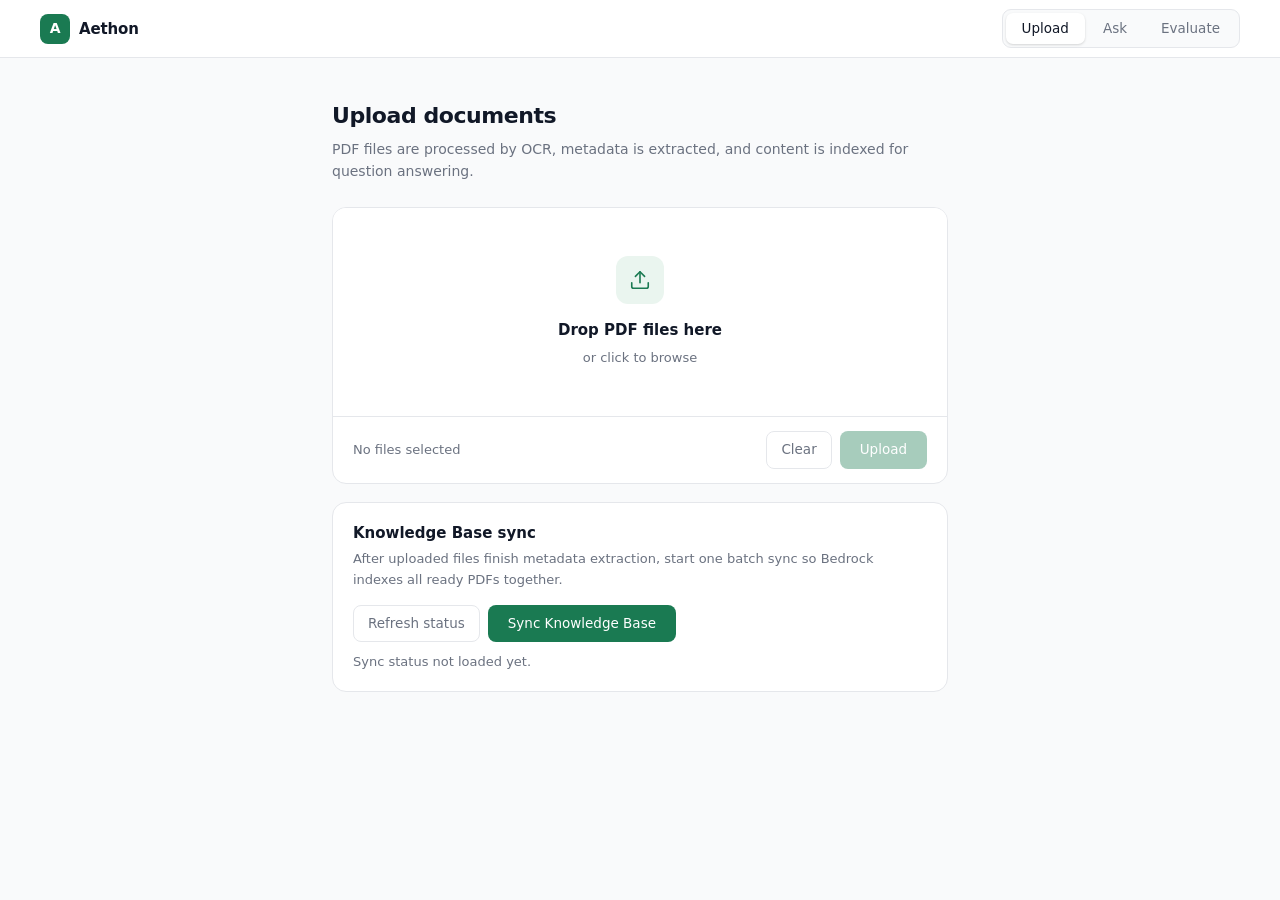
<file: Frontend/index.html>
<!doctype html>
<html lang="en">
  <head>
    <meta charset="utf-8">
    <meta name="viewport" content="width=device-width, initial-scale=1">
    <title>Aethon · Upload</title>
    <link rel="stylesheet" href="styles.css">
    <script src="config.js" defer></script>
    <script src="app.js" defer></script>
  </head>
  <body data-page="upload">
    <header class="topbar">
      <a class="brand" href="index.html" aria-label="Aethon home">
        <span class="brand-mark">A</span>
        <span class="brand-name">Aethon</span>
      </a>
      <nav class="nav" aria-label="Primary">
        <a class="nav-link active" href="index.html">Upload</a>
        <a class="nav-link" href="chat.html">Ask</a>
        <a class="nav-link" href="eval.html">Evaluate</a>
      </nav>
    </header>

    <main class="page upload-page">
      <div class="page-header">
        <h1>Upload documents</h1>
        <p class="page-desc">PDF files are processed by OCR, metadata is extracted, and content is indexed for question answering.</p>
      </div>

      <div class="card">
        <label class="dropzone" id="dropzone">
          <input id="fileInput" type="file" multiple accept=".pdf">
          <div class="drop-icon">
            <svg width="22" height="22" viewBox="0 0 24 24" fill="none" stroke="currentColor" stroke-width="1.75" stroke-linecap="round" stroke-linejoin="round">
              <path d="M21 15v4a2 2 0 0 1-2 2H5a2 2 0 0 1-2-2v-4"/>
              <polyline points="17 8 12 3 7 8"/>
              <line x1="12" y1="3" x2="12" y2="15"/>
            </svg>
          </div>
          <span class="drop-title">Drop PDF files here</span>
          <span class="drop-hint">or click to browse</span>
        </label>

        <div class="file-list" id="fileList" aria-live="polite"></div>

        <div class="upload-footer">
          <span class="status-line" id="uploadStatus">No files selected</span>
          <div class="upload-actions">
            <button class="btn-ghost" id="clearUploadsButton" type="button">Clear</button>
            <button class="btn-primary" id="uploadButton" type="button" disabled>Upload</button>
          </div>
        </div>
      </div>

      <div class="card sync-card">
        <div class="sync-copy">
          <h2>Knowledge Base sync</h2>
          <p>After uploaded files finish metadata extraction, start one batch sync so Bedrock indexes all ready PDFs together.</p>
        </div>
        <div class="sync-actions">
          <button class="btn-ghost" id="refreshSyncButton" type="button">Refresh status</button>
          <button class="btn-primary" id="syncButton" type="button">Sync Knowledge Base</button>
        </div>
        <div class="sync-status" id="syncStatus">Sync status not loaded yet.</div>
      </div>
    </main>
  </body>
</html>
</file>
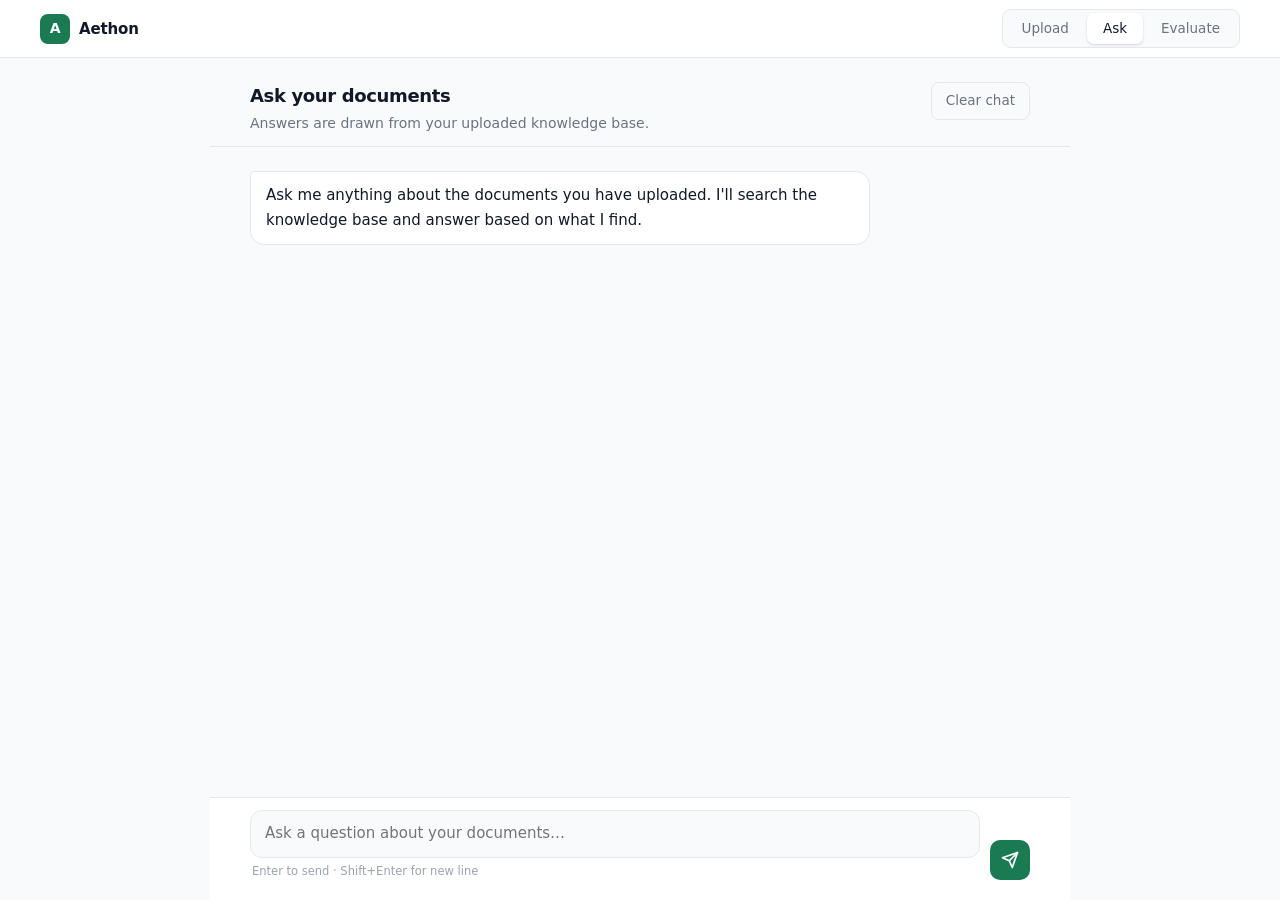
<file: Frontend/chat.html>
<!doctype html>
<html lang="en">
  <head>
    <meta charset="utf-8">
    <meta name="viewport" content="width=device-width, initial-scale=1">
    <title>Aethon · Ask</title>
    <link rel="stylesheet" href="styles.css">
    <script src="config.js" defer></script>
    <script src="app.js" defer></script>
  </head>
  <body data-page="chat">
    <header class="topbar">
      <a class="brand" href="index.html" aria-label="Aethon home">
        <span class="brand-mark">A</span>
        <span class="brand-name">Aethon</span>
      </a>
      <nav class="nav" aria-label="Primary">
        <a class="nav-link" href="index.html">Upload</a>
        <a class="nav-link active" href="chat.html">Ask</a>
        <a class="nav-link" href="eval.html">Evaluate</a>
      </nav>
    </header>

    <div class="chat-layout">
      <div class="chat-header">
        <div>
          <h1>Ask your documents</h1>
          <p class="page-desc">Answers are drawn from your uploaded knowledge base.</p>
        </div>
        <button class="btn-ghost" id="clearChatButton" type="button">Clear chat</button>
      </div>

      <div class="messages" id="messages" aria-live="polite">
        <div class="message assistant">
          <div class="message-bubble">
            <p>Ask me anything about the documents you have uploaded. I'll search the knowledge base and answer based on what I find.</p>
          </div>
        </div>
      </div>

      <form class="composer" id="questionForm">
        <label class="sr-only" for="questionInput">Your question</label>
        <div class="composer-wrap">
          <textarea id="questionInput" rows="1" placeholder="Ask a question about your documents…"></textarea>
          <span class="composer-hint">Enter to send · Shift+Enter for new line</span>
        </div>
        <button class="btn-send" id="askButton" type="submit" aria-label="Send question">
          <svg width="18" height="18" viewBox="0 0 24 24" fill="none" stroke="currentColor" stroke-width="2.25" stroke-linecap="round" stroke-linejoin="round">
            <line x1="22" y1="2" x2="11" y2="13"/>
            <polygon points="22 2 15 22 11 13 2 9 22 2"/>
          </svg>
        </button>
      </form>
    </div>
  </body>
</html>
</file>
<file: Frontend/styles.css>
:root {
  --ink: #111827;
  --muted: #6b7280;
  --subtle: #9ca3af;
  --line: #e5e7eb;
  --bg: #f9fafb;
  --surface: #ffffff;
  --brand: #1a7a52;
  --brand-light: #eaf5ef;
  --brand-dark: #145c3d;
  --danger: #dc2626;
  --danger-light: #fee2e2;
  --topbar-h: 58px;
}

*, *::before, *::after { box-sizing: border-box; }

body {
  margin: 0;
  color: var(--ink);
  background: var(--bg);
  font-family: Inter, ui-sans-serif, system-ui, -apple-system, BlinkMacSystemFont, "Segoe UI", sans-serif;
  font-size: 15px;
  line-height: 1.6;
  -webkit-font-smoothing: antialiased;
}

button, input, textarea { font: inherit; }
a { color: inherit; text-decoration: none; }
h1, h2, p { margin: 0; }

/* ── Topbar ────────────────────────────────────── */

.topbar {
  position: sticky;
  top: 0;
  z-index: 100;
  height: var(--topbar-h);
  display: flex;
  align-items: center;
  justify-content: space-between;
  padding: 0 clamp(16px, 4vw, 40px);
  background: var(--surface);
  border-bottom: 1px solid var(--line);
}

.brand {
  display: flex;
  align-items: center;
  gap: 9px;
  font-size: 15px;
  font-weight: 700;
  letter-spacing: -0.01em;
}

.brand-mark {
  width: 30px;
  height: 30px;
  display: grid;
  place-items: center;
  border-radius: 8px;
  background: var(--brand);
  color: #fff;
  font-size: 14px;
  font-weight: 800;
}

.nav {
  display: flex;
  gap: 2px;
  padding: 3px;
  border: 1px solid var(--line);
  border-radius: 9px;
  background: var(--bg);
}

.nav-link {
  padding: 5px 16px;
  border-radius: 7px;
  font-size: 13.5px;
  font-weight: 500;
  color: var(--muted);
  transition: color 120ms, background 120ms, box-shadow 120ms;
}

.nav-link.active {
  background: var(--surface);
  color: var(--ink);
  box-shadow: 0 1px 3px rgba(0, 0, 0, 0.1), 0 1px 2px rgba(0, 0, 0, 0.06);
}

/* ── Buttons ───────────────────────────────────── */

.btn-primary,
.btn-ghost,
.btn-send {
  display: inline-flex;
  align-items: center;
  justify-content: center;
  border: 0;
  border-radius: 8px;
  cursor: pointer;
  transition: opacity 130ms, transform 80ms;
}

.btn-primary {
  padding: 8px 20px;
  background: var(--brand);
  color: #fff;
  font-size: 13.5px;
  font-weight: 500;
}

.btn-primary:hover { opacity: 0.88; }
.btn-primary:active { transform: scale(0.97); }

.btn-ghost {
  padding: 7px 14px;
  background: transparent;
  color: var(--muted);
  font-size: 13.5px;
  font-weight: 500;
  border: 1px solid var(--line);
}

.btn-ghost:hover { background: var(--bg); color: var(--ink); }

.btn-primary:disabled,
.btn-ghost:disabled {
  opacity: 0.38;
  cursor: not-allowed;
}

/* ── Upload page ───────────────────────────────── */

.page {
  max-width: 680px;
  margin: 0 auto;
  padding: 40px clamp(16px, 4vw, 32px) 80px;
}

.page-header {
  margin-bottom: 24px;
}

.page-header h1 {
  font-size: 22px;
  font-weight: 700;
  letter-spacing: -0.02em;
  margin-bottom: 6px;
}

.page-desc {
  font-size: 14px;
  color: var(--muted);
  line-height: 1.55;
}

.card {
  background: var(--surface);
  border: 1px solid var(--line);
  border-radius: 14px;
  overflow: hidden;
}

/* Drop zone */

.dropzone {
  display: flex;
  flex-direction: column;
  align-items: center;
  justify-content: center;
  gap: 6px;
  padding: 48px 32px;
  border-bottom: 1px solid var(--line);
  text-align: center;
  cursor: pointer;
  background: var(--surface);
  transition: background 140ms;
}

.dropzone:hover,
.dropzone.dragging {
  background: var(--brand-light);
}

.dropzone input {
  position: absolute;
  width: 1px;
  height: 1px;
  overflow: hidden;
  clip: rect(0, 0, 0, 0);
}

.drop-icon {
  width: 48px;
  height: 48px;
  display: grid;
  place-items: center;
  border-radius: 12px;
  background: var(--brand-light);
  color: var(--brand);
  margin-bottom: 8px;
  transition: background 140ms, color 140ms;
}

.dropzone:hover .drop-icon,
.dropzone.dragging .drop-icon {
  background: var(--brand);
  color: #fff;
}

.drop-title {
  font-size: 15px;
  font-weight: 600;
  color: var(--ink);
}

.drop-hint {
  font-size: 13px;
  color: var(--muted);
}

/* File list */

.file-list {
  display: flex;
  flex-direction: column;
}

.file-row {
  display: flex;
  align-items: center;
  gap: 12px;
  padding: 12px 20px;
  border-bottom: 1px solid var(--line);
}

.file-row:last-child {
  border-bottom: 0;
}

.file-icon {
  width: 34px;
  height: 34px;
  display: grid;
  place-items: center;
  border-radius: 8px;
  background: var(--bg);
  color: var(--subtle);
  flex-shrink: 0;
}

.file-info {
  flex: 1;
  min-width: 0;
}

.file-name {
  font-size: 14px;
  font-weight: 500;
  white-space: nowrap;
  overflow: hidden;
  text-overflow: ellipsis;
}

.file-meta {
  font-size: 12px;
  color: var(--muted);
  margin-top: 1px;
}

.pill {
  font-size: 12px;
  font-weight: 500;
  padding: 3px 10px;
  border-radius: 999px;
  white-space: nowrap;
  background: var(--bg);
  color: var(--muted);
  border: 1px solid var(--line);
  flex-shrink: 0;
}

.pill.done {
  background: var(--brand-light);
  color: var(--brand-dark);
  border-color: transparent;
}

.pill.error {
  background: var(--danger-light);
  color: var(--danger);
  border-color: transparent;
}

/* Footer */

.upload-footer {
  display: flex;
  align-items: center;
  justify-content: space-between;
  gap: 12px;
  padding: 14px 20px;
}

.upload-actions {
  display: flex;
  gap: 8px;
  flex-shrink: 0;
}

.status-line {
  font-size: 13px;
  color: var(--muted);
}

.sync-card {
  margin-top: 18px;
  padding: 18px 20px;
}

.sync-copy h2 {
  font-size: 15px;
  font-weight: 700;
  margin-bottom: 4px;
}

.sync-copy p,
.sync-status {
  font-size: 13px;
  color: var(--muted);
}

.sync-actions {
  display: flex;
  gap: 8px;
  margin: 14px 0 10px;
  flex-wrap: wrap;
}

/* ── Chat page ─────────────────────────────────── */

.chat-layout {
  display: flex;
  flex-direction: column;
  height: calc(100dvh - var(--topbar-h));
  max-width: 860px;
  margin: 0 auto;
  width: 100%;
}

.chat-header {
  display: flex;
  align-items: flex-start;
  justify-content: space-between;
  gap: 16px;
  padding: 24px clamp(16px, 4vw, 40px) 12px;
  flex-shrink: 0;
  border-bottom: 1px solid var(--line);
}

.chat-header h1 {
  font-size: 18px;
  font-weight: 700;
  letter-spacing: -0.02em;
  margin-bottom: 2px;
}

/* Messages */

.messages {
  flex: 1;
  overflow-y: auto;
  padding: 24px clamp(16px, 4vw, 40px);
  display: flex;
  flex-direction: column;
  gap: 20px;
}

.message {
  display: flex;
  flex-direction: column;
  max-width: min(620px, 92%);
}

.message.user {
  align-self: flex-end;
  align-items: flex-end;
}

.message.assistant {
  align-self: flex-start;
}

.message-bubble {
  padding: 11px 15px;
  border-radius: 14px;
  font-size: 15px;
  line-height: 1.65;
}

.message-bubble p {
  margin: 0;
  white-space: pre-wrap;
}

.message.user .message-bubble {
  background: var(--brand);
  color: #fff;
  border-radius: 14px 14px 4px 14px;
}

.message.assistant .message-bubble {
  background: var(--surface);
  border: 1px solid var(--line);
  border-radius: 4px 14px 14px 14px;
}

/* Typing animation */

.typing-dots {
  display: inline-flex;
  align-items: center;
  gap: 4px;
  height: 20px;
  padding: 0 2px;
}

.typing-dots span {
  width: 6px;
  height: 6px;
  border-radius: 50%;
  background: var(--subtle);
  animation: dot-bounce 1.3s ease-in-out infinite;
}

.typing-dots span:nth-child(2) { animation-delay: 0.18s; }
.typing-dots span:nth-child(3) { animation-delay: 0.36s; }

@keyframes dot-bounce {
  0%, 60%, 100% { transform: translateY(0); opacity: 0.5; }
  30% { transform: translateY(-5px); opacity: 1; }
}

/* Usage tags */

.usage-bar {
  display: flex;
  flex-wrap: wrap;
  gap: 5px;
  margin-top: 8px;
  padding: 0 2px;
}

.usage-tag {
  font-size: 11.5px;
  color: var(--muted);
  background: var(--bg);
  border: 1px solid var(--line);
  border-radius: 6px;
  padding: 2px 8px;
  line-height: 1.5;
}

.usage-tag.filtered {
  color: var(--brand-dark);
  background: var(--brand-light);
  border-color: transparent;
}

/* Citations */

.citations {
  display: flex;
  flex-direction: column;
  gap: 6px;
  margin-top: 10px;
}

.citation {
  font-size: 12.5px;
  color: var(--muted);
  background: var(--bg);
  border-left: 2px solid var(--brand);
  padding: 7px 11px;
  border-radius: 0 7px 7px 0;
  line-height: 1.55;
}

/* Composer */

.composer {
  flex-shrink: 0;
  display: flex;
  align-items: flex-end;
  gap: 10px;
  padding: 12px clamp(16px, 4vw, 40px) 20px;
  background: var(--surface);
  border-top: 1px solid var(--line);
}

.composer-wrap {
  flex: 1;
  display: flex;
  flex-direction: column;
  gap: 4px;
}

.composer textarea {
  width: 100%;
  resize: none;
  border: 1px solid var(--line);
  border-radius: 12px;
  padding: 11px 14px;
  font-size: 15px;
  color: var(--ink);
  background: var(--bg);
  line-height: 1.55;
  max-height: 140px;
  overflow-y: auto;
  outline: none;
  transition: border-color 150ms, box-shadow 150ms, background 150ms;
}

.composer textarea:focus {
  border-color: var(--brand);
  box-shadow: 0 0 0 3px rgba(26, 122, 82, 0.1);
  background: var(--surface);
}

.composer-hint {
  font-size: 11.5px;
  color: var(--subtle);
  padding-left: 2px;
}

.btn-send {
  width: 40px;
  height: 40px;
  border-radius: 10px;
  background: var(--brand);
  color: #fff;
  border: 0;
  cursor: pointer;
  flex-shrink: 0;
  transition: opacity 130ms, transform 80ms;
}

.btn-send:hover { opacity: 0.88; }
.btn-send:active { transform: scale(0.94); }

.btn-send:disabled {
  opacity: 0.3;
  cursor: not-allowed;
}

/* ── Evaluate page ─────────────────────────────── */

.eval-page {
  max-width: 1080px;
}

.eval-form {
  padding: 20px;
  display: flex;
  flex-direction: column;
  gap: 14px;
  margin-bottom: 28px;
}

.field {
  display: flex;
  flex-direction: column;
  gap: 6px;
}

.field label {
  font-size: 13px;
  font-weight: 600;
  color: var(--ink);
}

.field-optional {
  font-weight: 400;
  color: var(--subtle);
}

.field textarea,
.field input[type="text"] {
  border: 1px solid var(--line);
  border-radius: 10px;
  padding: 10px 12px;
  font-size: 14px;
  color: var(--ink);
  background: var(--bg);
  outline: none;
  resize: vertical;
  transition: border-color 150ms, box-shadow 150ms, background 150ms;
}

.field textarea:focus,
.field input[type="text"]:focus {
  border-color: var(--brand);
  box-shadow: 0 0 0 3px rgba(26, 122, 82, 0.1);
  background: var(--surface);
}

.eval-form-footer {
  display: flex;
  align-items: center;
  justify-content: space-between;
  gap: 12px;
}

.eval-compare {
  display: grid;
  grid-template-columns: 1fr 1fr;
  gap: 16px;
  margin-bottom: 32px;
}

.eval-column {
  background: var(--surface);
  border: 1px solid var(--line);
  border-radius: 14px;
  padding: 16px 18px;
  display: flex;
  flex-direction: column;
  gap: 10px;
}

.eval-column-header h2 {
  font-size: 14px;
  font-weight: 700;
  display: flex;
  align-items: center;
  gap: 8px;
}

.tag-baseline,
.tag-filtered {
  font-size: 11px;
  font-weight: 600;
  padding: 2px 8px;
  border-radius: 999px;
  background: var(--bg);
  color: var(--muted);
  border: 1px solid var(--line);
}

.tag-filtered {
  background: var(--brand-light);
  color: var(--brand-dark);
  border-color: transparent;
}

.eval-stats {
  display: flex;
  flex-wrap: wrap;
  gap: 5px;
}

.eval-answer {
  font-size: 14px;
  line-height: 1.6;
  white-space: pre-wrap;
}

.usage-tag.hit {
  color: var(--brand-dark);
  background: var(--brand-light);
  border-color: transparent;
}

.usage-tag.miss {
  color: var(--danger);
  background: var(--danger-light);
  border-color: transparent;
}

.eval-history-header {
  display: flex;
  align-items: center;
  flex-wrap: wrap;
  gap: 10px 12px;
  margin-bottom: 12px;
}

.eval-history-header h2 {
  font-size: 16px;
  font-weight: 700;
}

.eval-history-spacer {
  flex: 1;
}

.eval-history-actions {
  display: flex;
  gap: 8px;
  flex-shrink: 0;
}

.eval-table-wrap {
  background: var(--surface);
  border: 1px solid var(--line);
  border-radius: 14px;
  /* History grows unbounded and the table is wide: scroll inside the card
     (both axes) instead of clipping columns or stretching the page. */
  overflow: auto;
  max-height: min(480px, 62vh);
  overscroll-behavior: contain;
}

.eval-table {
  width: 100%;
  border-collapse: collapse;
  font-size: 13px;
}

.eval-table th,
.eval-table td {
  text-align: left;
  padding: 10px 14px;
  border-bottom: 1px solid var(--line);
  white-space: nowrap;
}

.eval-table th:first-child,
.eval-table td:first-child {
  white-space: normal;
  min-width: 220px;
}

.eval-table th {
  font-size: 11.5px;
  font-weight: 600;
  text-transform: uppercase;
  letter-spacing: 0.02em;
  color: var(--muted);
  background: var(--bg);
  /* Keep headers readable while the history scrolls vertically. With
     border-collapse the th border scrolls away, so draw it as an inset
     shadow instead. */
  position: sticky;
  top: 0;
  z-index: 1;
  border-bottom: 0;
  box-shadow: inset 0 -1px 0 var(--line);
}

.eval-table tbody tr:last-child td {
  border-bottom: 0;
}

.eval-table td.hit {
  color: var(--brand-dark);
  font-weight: 600;
}

.eval-table td.miss {
  color: var(--danger);
  font-weight: 600;
}

.empty-state {
  padding: 24px;
  text-align: center;
  font-size: 13.5px;
  color: var(--muted);
}

/* ── Utilities ─────────────────────────────────── */

.sr-only {
  position: absolute;
  width: 1px;
  height: 1px;
  padding: 0;
  margin: -1px;
  overflow: hidden;
  clip: rect(0, 0, 0, 0);
  white-space: nowrap;
  border: 0;
}

/* ── Responsive ────────────────────────────────── */

@media (max-width: 600px) {
  .brand-name { display: none; }

  .chat-header {
    padding: 14px 16px 10px;
    align-items: center;
  }

  .chat-header h1 { font-size: 16px; }

  .upload-footer {
    flex-direction: column;
    align-items: stretch;
  }

  .upload-actions {
    justify-content: flex-end;
  }

  .eval-compare {
    grid-template-columns: 1fr;
  }
}
</file>
